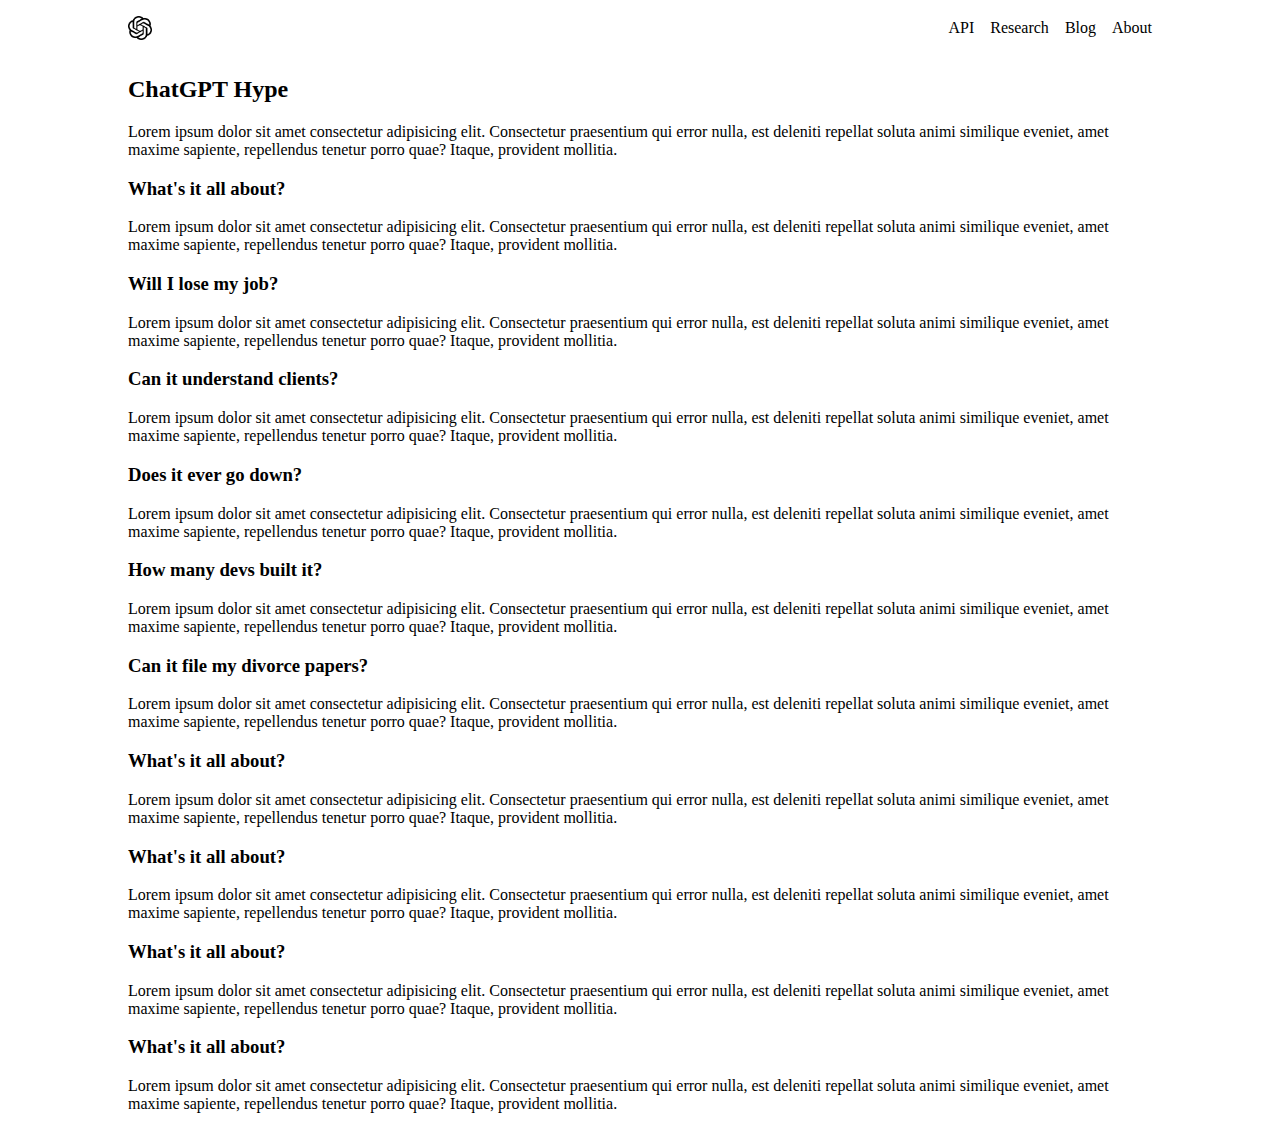
<file: navbar-1/index.html>
<!DOCTYPE html>
<html lang="en">
  <head>
    <meta charset="UTF-8" />
    <meta http-equiv="X-UA-Compatible" content="IE=edge" />
    <meta name="viewport" content="width=device-width, initial-scale=1.0" />
    <title>Navbar 1</title>
    <link rel="stylesheet" href="styles.css" />
  </head>
  <body>
    <nav id="nav">
      <div class="container flex">
        <img src="chatgpt.png" />
        <div class="links">
          <a>API</a>
          <a>Research</a>
          <a>Blog</a>
          <a>About</a>
        </div>
      </div>
    </nav>
    <div class="container">
      <h2>ChatGPT Hype</h2>
      <p>
        Lorem ipsum dolor sit amet consectetur adipisicing elit. Consectetur
        praesentium qui error nulla, est deleniti repellat soluta animi
        similique eveniet, amet maxime sapiente, repellendus tenetur porro quae?
        Itaque, provident mollitia.
      </p>
      <h3>What's it all about?</h3>
      <p>
        Lorem ipsum dolor sit amet consectetur adipisicing elit. Consectetur
        praesentium qui error nulla, est deleniti repellat soluta animi
        similique eveniet, amet maxime sapiente, repellendus tenetur porro quae?
        Itaque, provident mollitia.
      </p>
      <h3>Will I lose my job?</h3>
      <p>
        Lorem ipsum dolor sit amet consectetur adipisicing elit. Consectetur
        praesentium qui error nulla, est deleniti repellat soluta animi
        similique eveniet, amet maxime sapiente, repellendus tenetur porro quae?
        Itaque, provident mollitia.
      </p>
      <h3>Can it understand clients?</h3>
      <p>
        Lorem ipsum dolor sit amet consectetur adipisicing elit. Consectetur
        praesentium qui error nulla, est deleniti repellat soluta animi
        similique eveniet, amet maxime sapiente, repellendus tenetur porro quae?
        Itaque, provident mollitia.
      </p>
      <h3>Does it ever go down?</h3>
      <p>
        Lorem ipsum dolor sit amet consectetur adipisicing elit. Consectetur
        praesentium qui error nulla, est deleniti repellat soluta animi
        similique eveniet, amet maxime sapiente, repellendus tenetur porro quae?
        Itaque, provident mollitia.
      </p>
      <h3>How many devs built it?</h3>
      <p>
        Lorem ipsum dolor sit amet consectetur adipisicing elit. Consectetur
        praesentium qui error nulla, est deleniti repellat soluta animi
        similique eveniet, amet maxime sapiente, repellendus tenetur porro quae?
        Itaque, provident mollitia.
      </p>
      <h3>Can it file my divorce papers?</h3>
      <p>
        Lorem ipsum dolor sit amet consectetur adipisicing elit. Consectetur
        praesentium qui error nulla, est deleniti repellat soluta animi
        similique eveniet, amet maxime sapiente, repellendus tenetur porro quae?
        Itaque, provident mollitia.
      </p>
      <h3>What's it all about?</h3>
      <p>
        Lorem ipsum dolor sit amet consectetur adipisicing elit. Consectetur
        praesentium qui error nulla, est deleniti repellat soluta animi
        similique eveniet, amet maxime sapiente, repellendus tenetur porro quae?
        Itaque, provident mollitia.
      </p>
      <h3>What's it all about?</h3>
      <p>
        Lorem ipsum dolor sit amet consectetur adipisicing elit. Consectetur
        praesentium qui error nulla, est deleniti repellat soluta animi
        similique eveniet, amet maxime sapiente, repellendus tenetur porro quae?
        Itaque, provident mollitia.
      </p>
      <h3>What's it all about?</h3>
      <p>
        Lorem ipsum dolor sit amet consectetur adipisicing elit. Consectetur
        praesentium qui error nulla, est deleniti repellat soluta animi
        similique eveniet, amet maxime sapiente, repellendus tenetur porro quae?
        Itaque, provident mollitia.
      </p>
      <h3>What's it all about?</h3>
      <p>
        Lorem ipsum dolor sit amet consectetur adipisicing elit. Consectetur
        praesentium qui error nulla, est deleniti repellat soluta animi
        similique eveniet, amet maxime sapiente, repellendus tenetur porro quae?
        Itaque, provident mollitia.
      </p>
    </div>
    <script src="main.js"></script>
  </body>
</html>
</file>
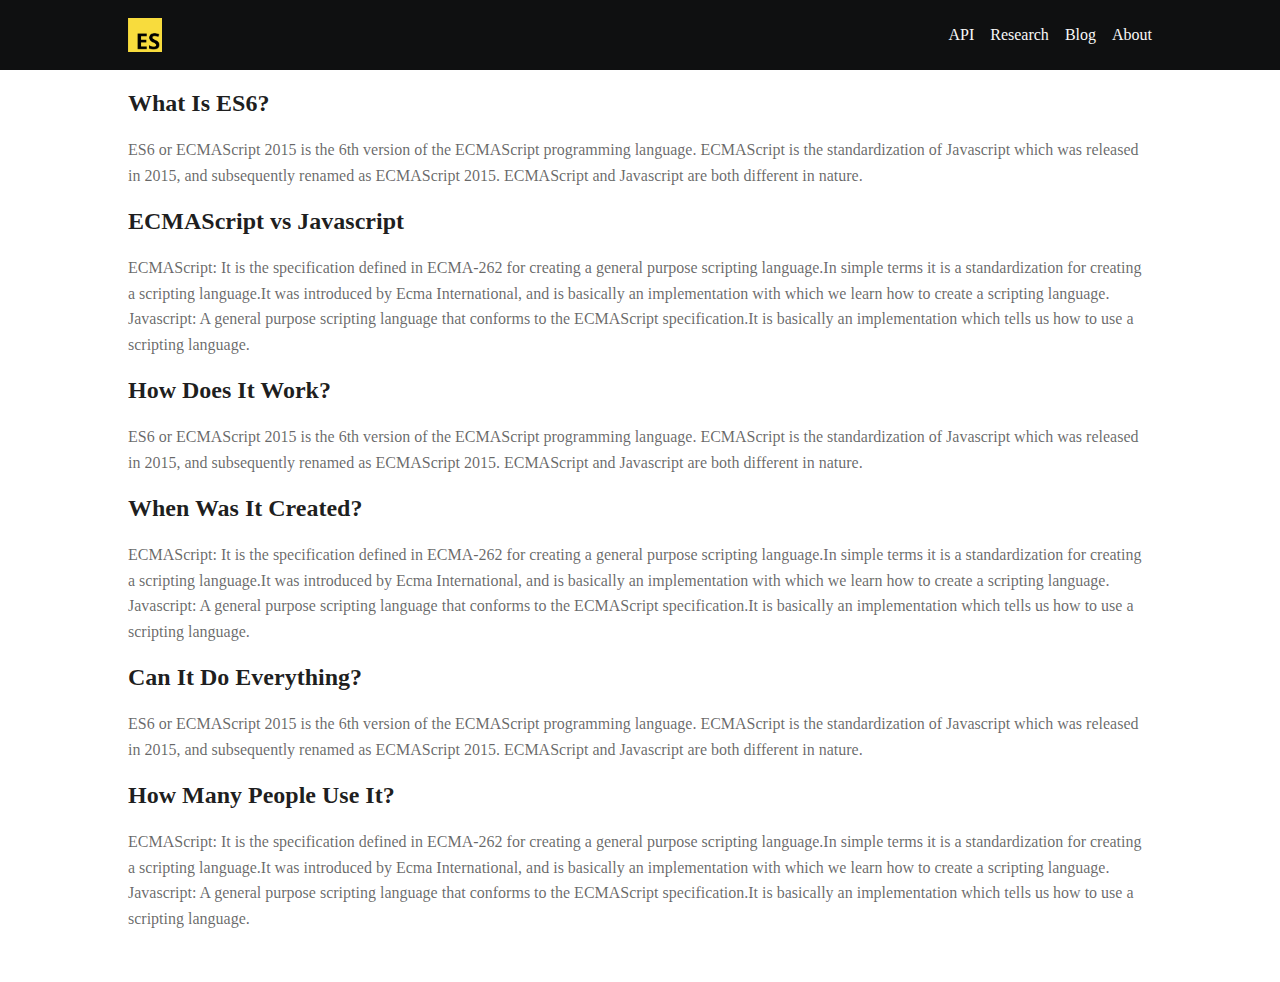
<file: navbar-2/index.html>
<!DOCTYPE html>
<html lang="en">
  <head>
    <meta charset="UTF-8" />
    <meta http-equiv="X-UA-Compatible" content="IE=edge" />
    <meta name="viewport" content="width=device-width, initial-scale=1.0" />
    <title>Navbar 1</title>
    <link rel="stylesheet" href="styles.css" />
  </head>
  <body>
    <nav id="nav">
      <div class="container flex">
        <img src="es6.png" />
        <div class="links">
          <a>API</a>
          <a>Research</a>
          <a>Blog</a>
          <a>About</a>
        </div>
      </div>
    </nav>
    <div class="page">
      <div class="container">
        <h2>What Is ES6?</h2>
        <p>
          ES6 or ECMAScript 2015 is the 6th version of the ECMAScript
          programming language. ECMAScript is the standardization of Javascript
          which was released in 2015, and subsequently renamed as ECMAScript
          2015. ECMAScript and Javascript are both different in nature.
        </p>
        <h2>ECMAScript vs Javascript</h2>
        <p>
          ECMAScript: It is the specification defined in ECMA-262 for creating a
          general purpose scripting language.In simple terms it is a
          standardization for creating a scripting language.It was introduced by
          Ecma International, and is basically an implementation with which we
          learn how to create a scripting language. Javascript: A general
          purpose scripting language that conforms to the ECMAScript
          specification.It is basically an implementation which tells us how to
          use a scripting language.
        </p>
        <h2>How Does It Work?</h2>
        <p>
          ES6 or ECMAScript 2015 is the 6th version of the ECMAScript
          programming language. ECMAScript is the standardization of Javascript
          which was released in 2015, and subsequently renamed as ECMAScript
          2015. ECMAScript and Javascript are both different in nature.
        </p>
        <h2>When Was It Created?</h2>
        <p>
          ECMAScript: It is the specification defined in ECMA-262 for creating a
          general purpose scripting language.In simple terms it is a
          standardization for creating a scripting language.It was introduced by
          Ecma International, and is basically an implementation with which we
          learn how to create a scripting language. Javascript: A general
          purpose scripting language that conforms to the ECMAScript
          specification.It is basically an implementation which tells us how to
          use a scripting language.
        </p>
        <h2>Can It Do Everything?</h2>
        <p>
          ES6 or ECMAScript 2015 is the 6th version of the ECMAScript
          programming language. ECMAScript is the standardization of Javascript
          which was released in 2015, and subsequently renamed as ECMAScript
          2015. ECMAScript and Javascript are both different in nature.
        </p>
        <h2>How Many People Use It?</h2>
        <p>
          ECMAScript: It is the specification defined in ECMA-262 for creating a
          general purpose scripting language.In simple terms it is a
          standardization for creating a scripting language.It was introduced by
          Ecma International, and is basically an implementation with which we
          learn how to create a scripting language. Javascript: A general
          purpose scripting language that conforms to the ECMAScript
          specification.It is basically an implementation which tells us how to
          use a scripting language.
        </p>
      </div>
    </div>
    <script src="main.js"></script>
  </body>
</html>
</file>
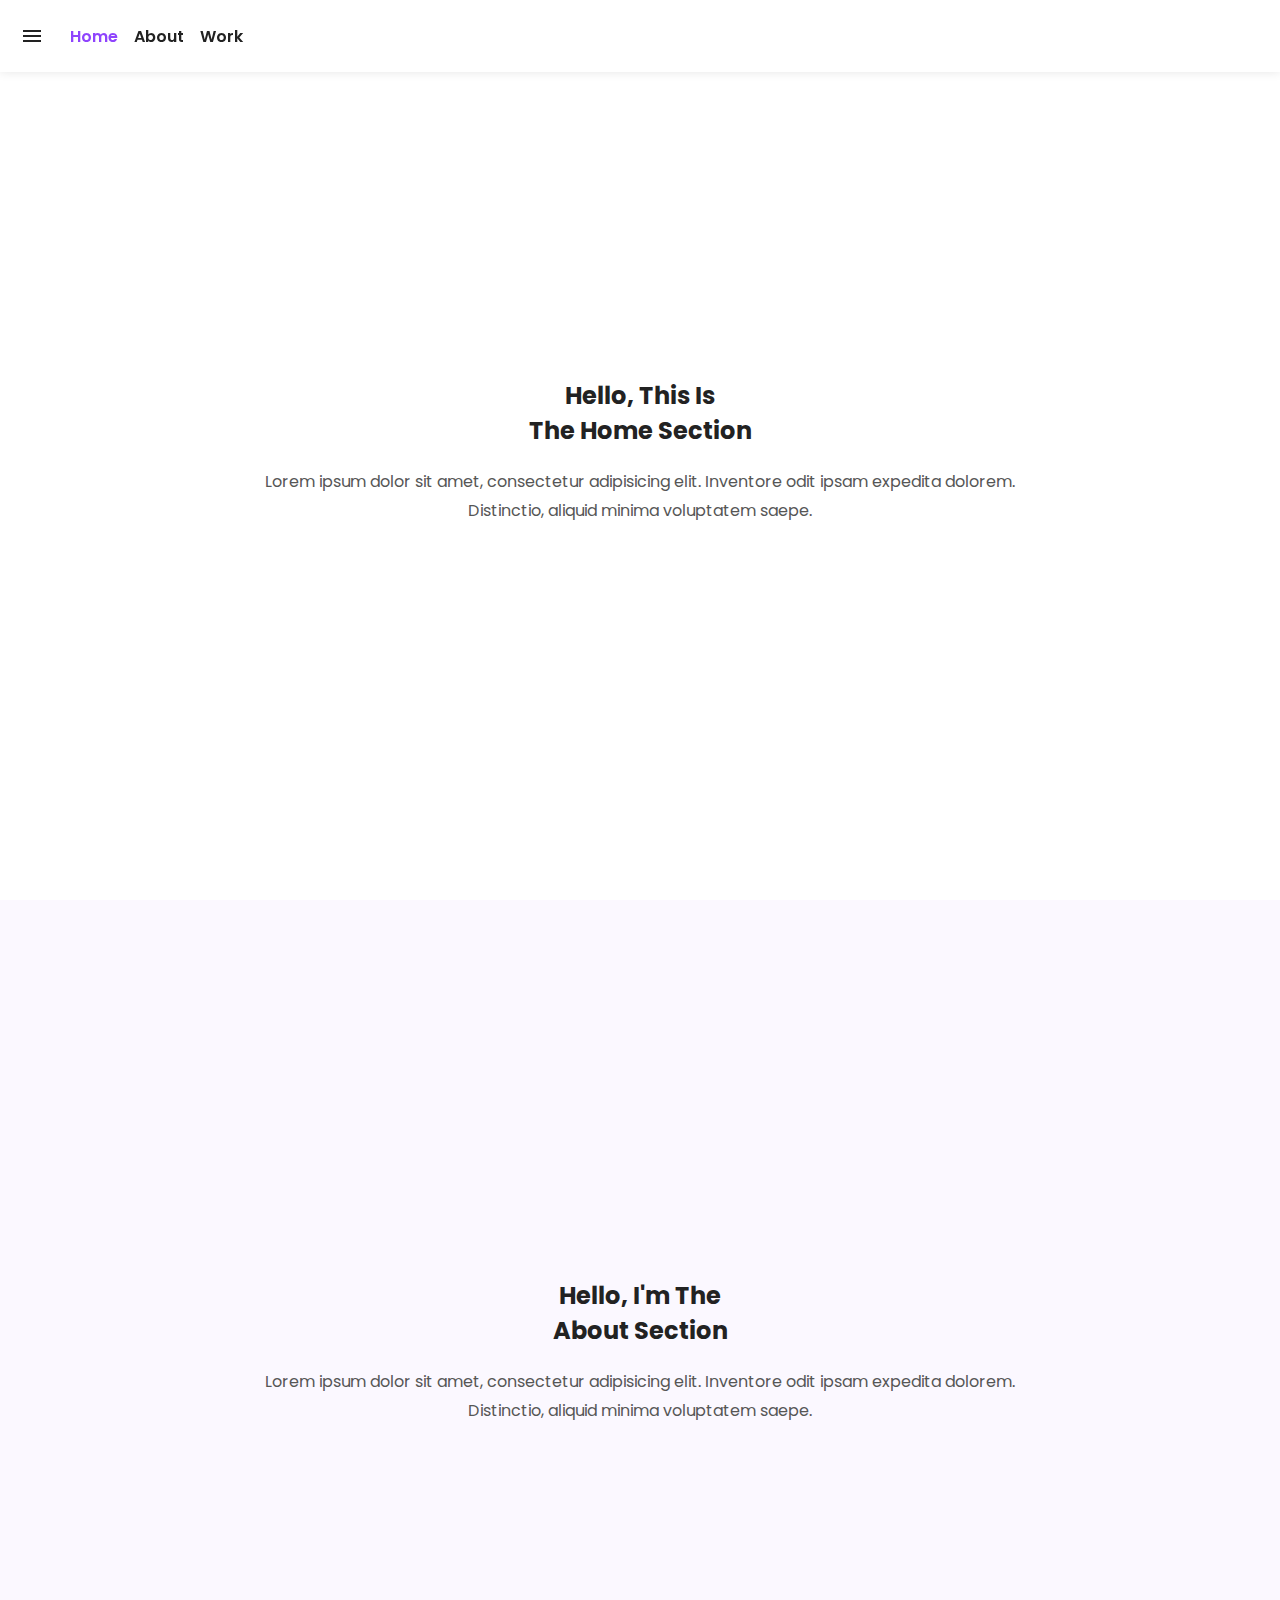
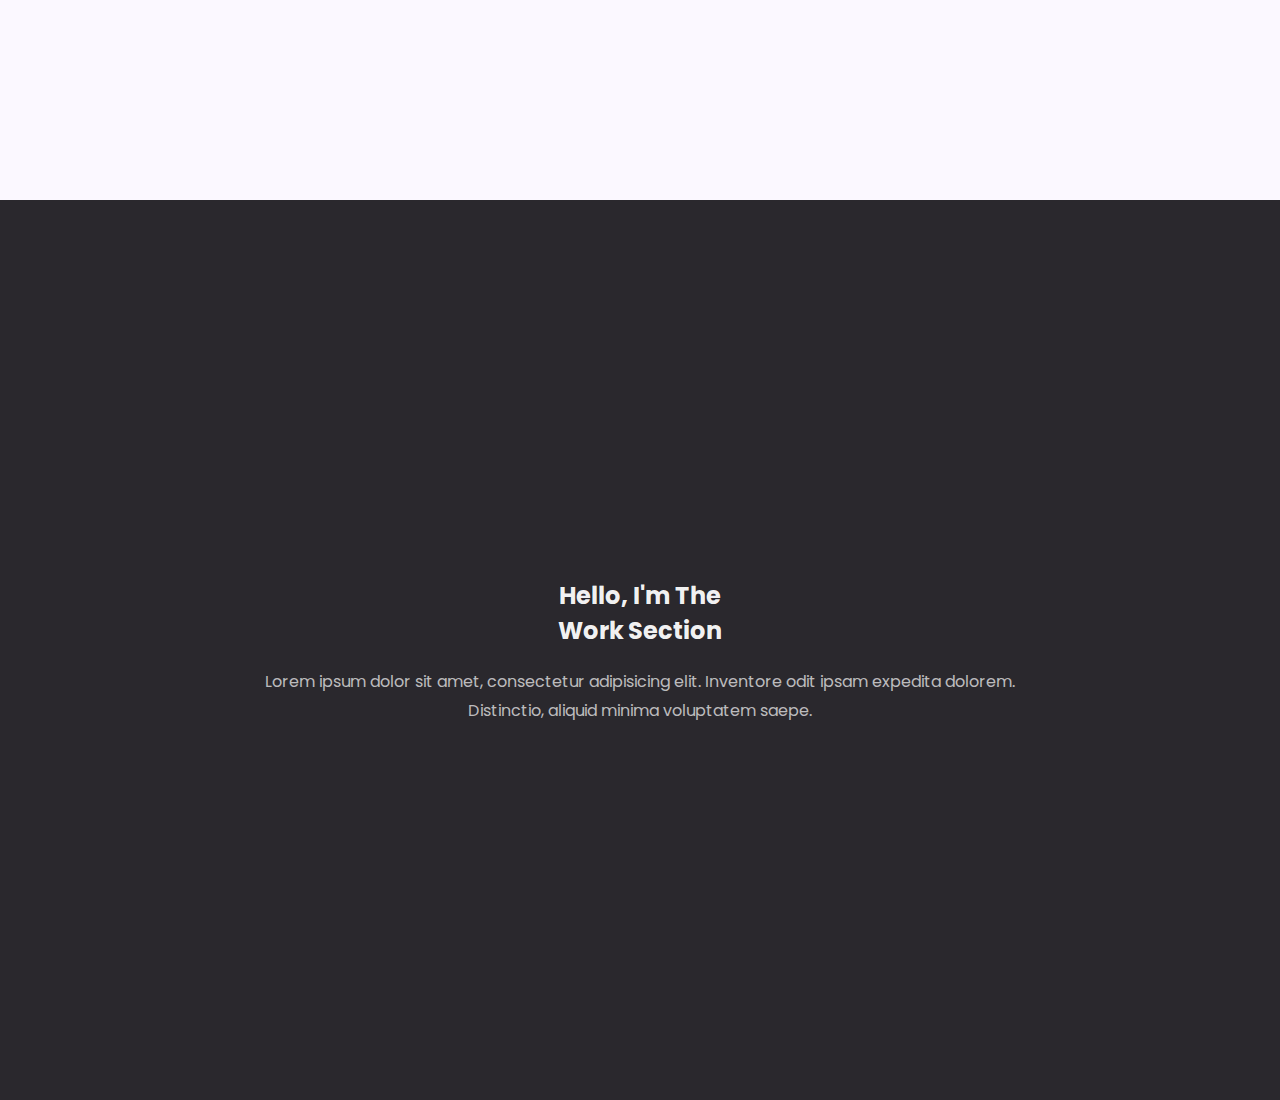
<file: navbar-3/index.html>
<!DOCTYPE html>
<html lang="en">
  <head>
    <meta charset="UTF-8" />
    <meta http-equiv="X-UA-Compatible" content="IE=edge" />
    <meta name="viewport" content="width=device-width, initial-scale=1.0" />
    <title>Scroll Spy</title>
    <link rel="stylesheet" href="styles.css" />
    <link rel="preconnect" href="https://fonts.googleapis.com" />
    <link rel="preconnect" href="https://fonts.gstatic.com" crossorigin />
    <link
      href="https://fonts.googleapis.com/css2?family=Poppins:wght@400;500;600&display=swap"
      rel="stylesheet"
    />
    <link
      rel="stylesheet"
      href="https://fonts.googleapis.com/css2?family=Material+Symbols+Outlined:opsz,wght,FILL,GRAD@48,700,0,0"
    />
  </head>
  <body>
    <nav id="navbar" class="navbar">
      <span class="material-symbols-outlined"> menu </span>
      <a data-scroll="home" href="#home" class="active"> Home </a>
      <a data-scroll="about" href="#about"> About </a>
      <a data-scroll="work" href="#work"> Work </a>
    </nav>

    <section id="home" class="section">
      <div class="container">
        <div class="content-wrapper text-center">
          <div class="content">
            <h2>Hello, This Is <br />The Home Section</h2>
            <p>
              Lorem ipsum dolor sit amet, consectetur adipisicing elit.
              Inventore odit ipsam expedita dolorem.<br />
              Distinctio, aliquid minima voluptatem saepe.
            </p>
          </div>
        </div>
      </div>
    </section>

    <section id="about" class="section">
      <div class="container">
        <div class="content-wrapper text-center">
          <div class="content">
            <h2>Hello, I'm The <br />About Section</h2>
            <p>
              Lorem ipsum dolor sit amet, consectetur adipisicing elit.
              Inventore odit ipsam expedita dolorem.<br />
              Distinctio, aliquid minima voluptatem saepe.
            </p>
          </div>
        </div>
      </div>
    </section>

    <section id="work" class="section">
      <div class="container">
        <div class="content-wrapper text-center">
          <div class="content">
            <h2>Hello, I'm The <br />Work Section</h2>
            <p>
              Lorem ipsum dolor sit amet, consectetur adipisicing elit.
              Inventore odit ipsam expedita dolorem.<br />
              Distinctio, aliquid minima voluptatem saepe.
            </p>
          </div>
        </div>
      </div>
    </section>

    <script src="main.js"></script>
  </body>
</html>
</file>
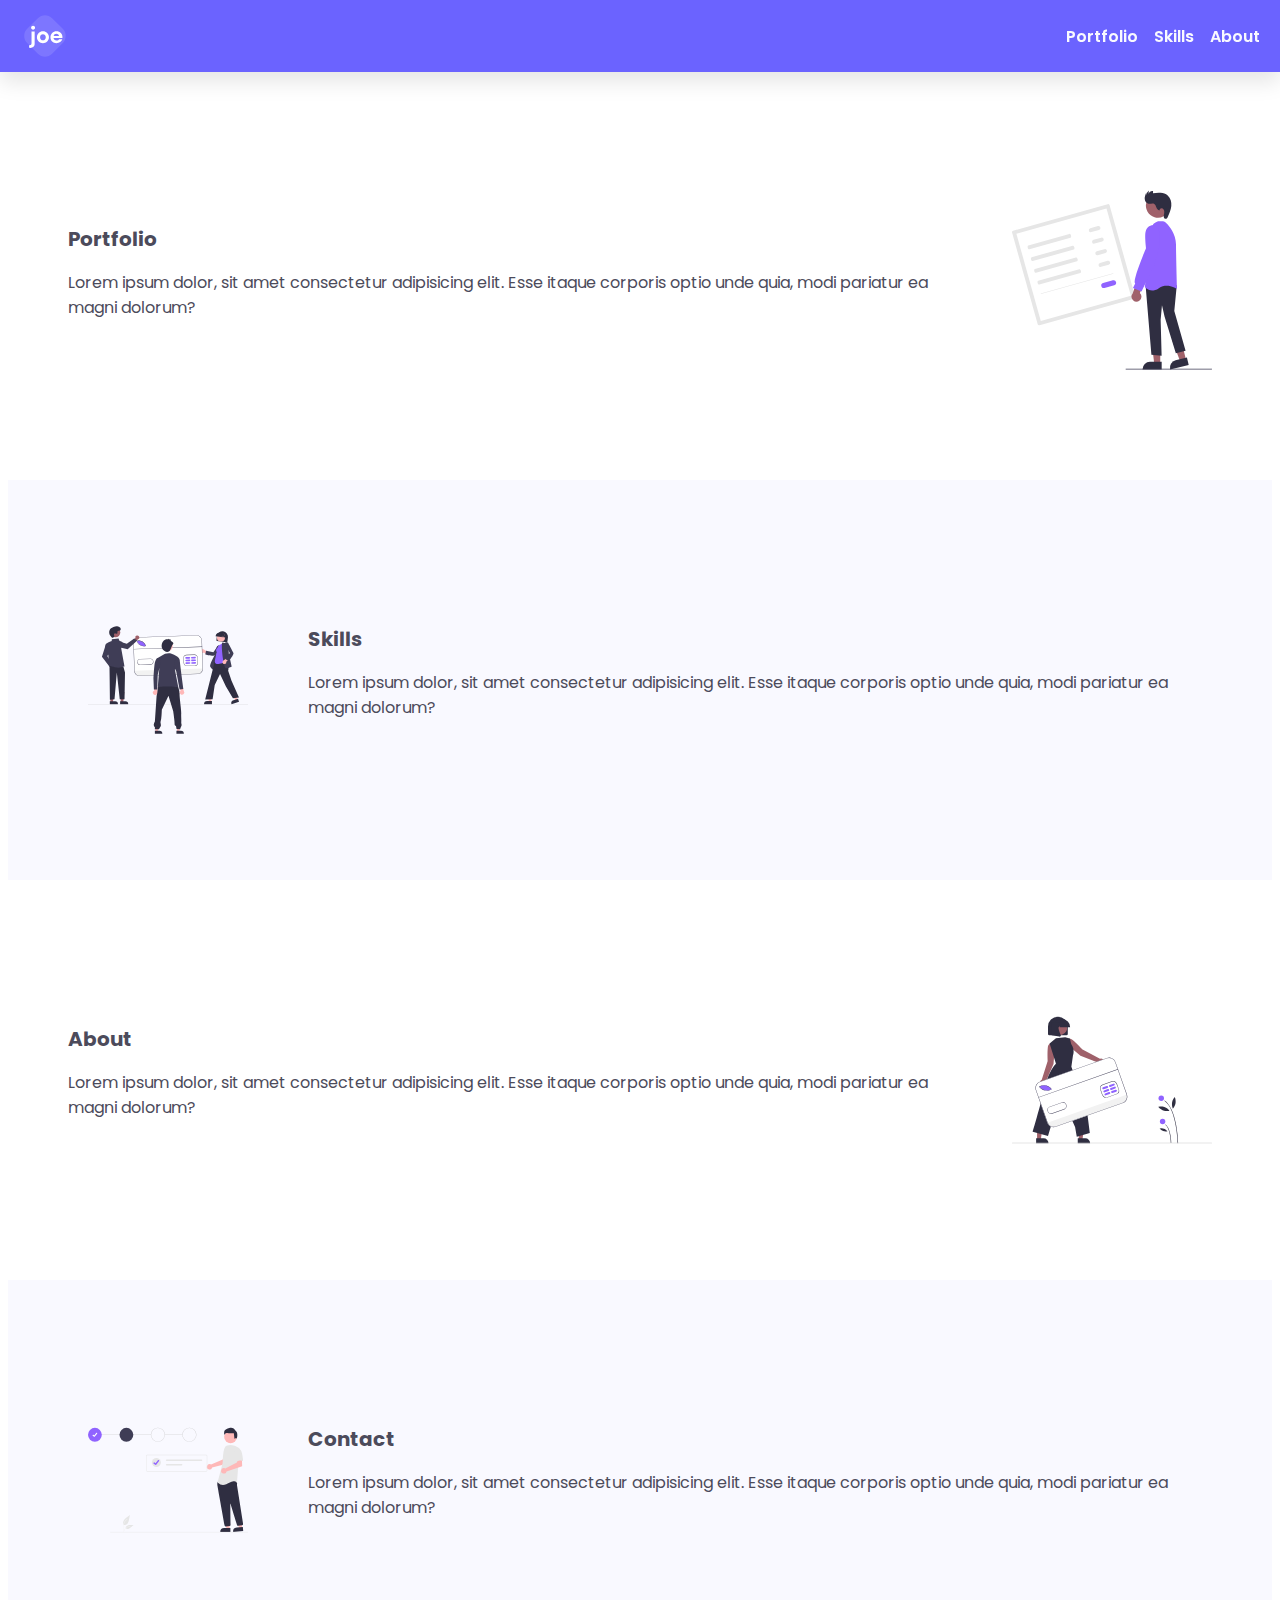
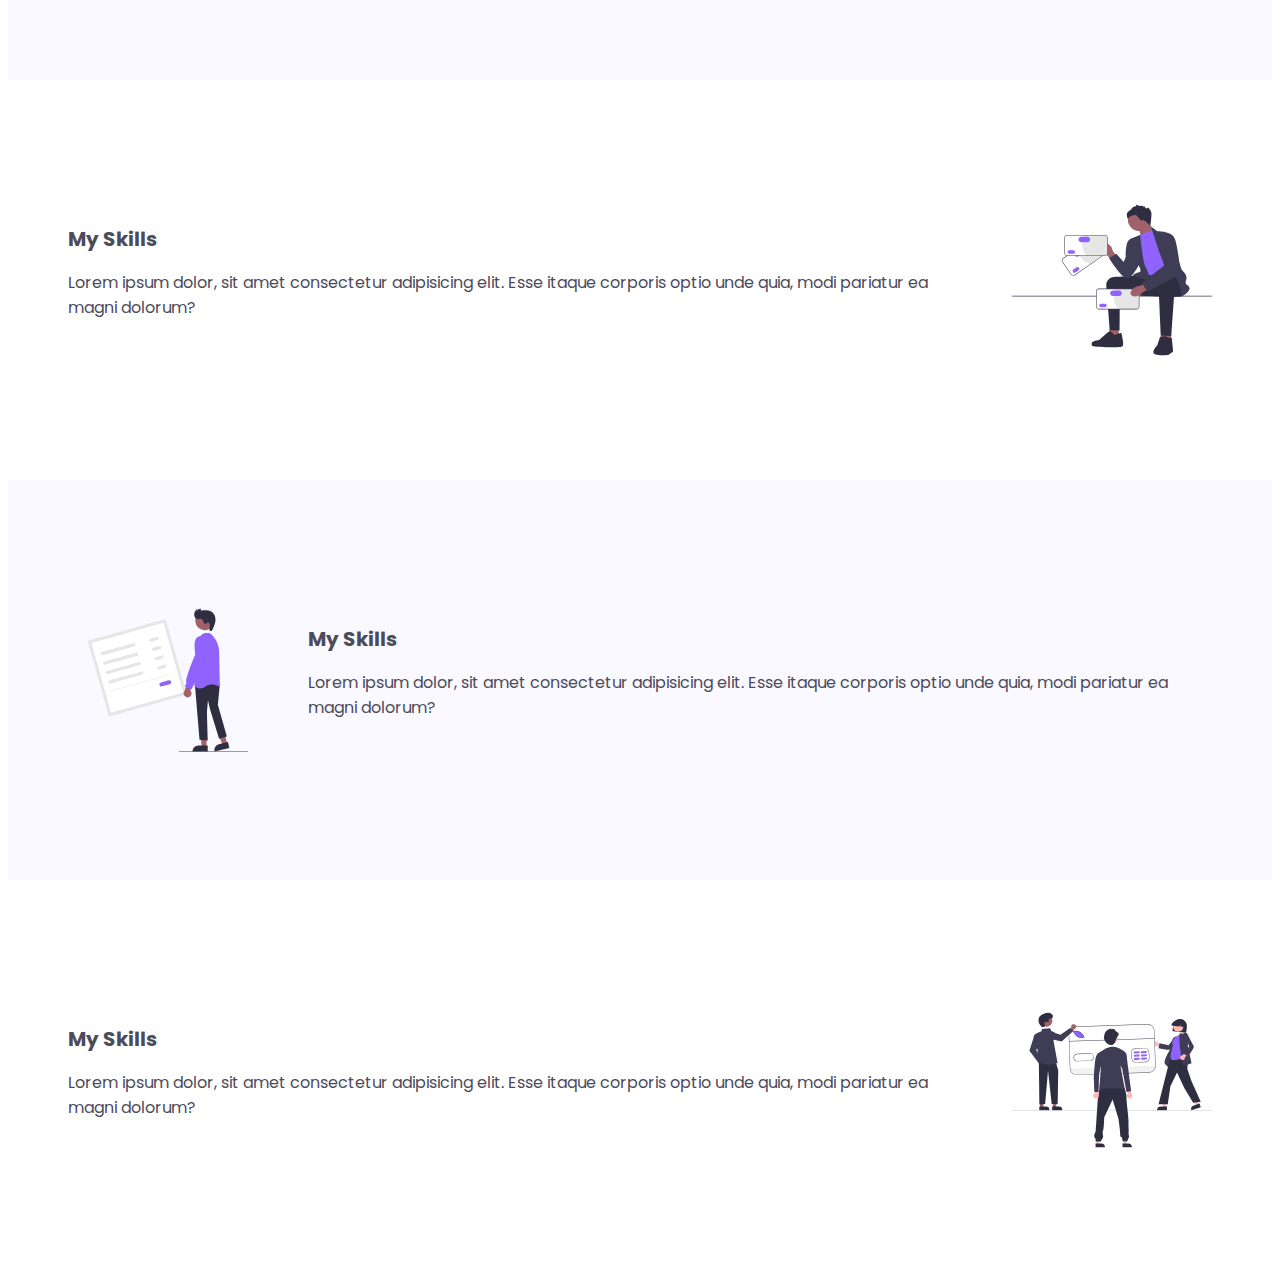
<file: navbar-4/index.html>
<!DOCTYPE html>
<html lang="en">
  <head>
    <meta charset="UTF-8" />
    <meta http-equiv="X-UA-Compatible" content="IE=edge" />
    <meta name="viewport" content="width=device-width, initial-scale=1.0" />
    <title>Scroll Spy</title>
    <link rel="stylesheet" href="styles.css" />
    <link rel="preconnect" href="https://fonts.googleapis.com" />
    <link rel="preconnect" href="https://fonts.gstatic.com" crossorigin />
    <link
      href="https://fonts.googleapis.com/css2?family=Poppins:wght@400;500;600&display=swap"
      rel="stylesheet"
    />
    <link
      rel="stylesheet"
      href="https://fonts.googleapis.com/css2?family=Material+Symbols+Outlined:opsz,wght,FILL,GRAD@48,700,0,0"
    />
  </head>
  <body>
    <nav class="navbar visible" id="navbar">
      <img src="logo.svg" />
      <div class="nav-items">
        <a href="#">Portfolio</a>
        <a href="#">Skills</a>
        <a href="#">About</a>
      </div>
    </nav>
    <section>
      <div>
        <h2>Portfolio</h2>
        <p>
          Lorem ipsum dolor, sit amet consectetur adipisicing elit. Esse itaque
          corporis optio unde quia, modi pariatur ea magni dolorum?
        </p>
      </div>
      <img src="6.svg" />
    </section>
    <section class="shaded">
      <img src="1.svg" />
      <div>
        <h2>Skills</h2>
        <p>
          Lorem ipsum dolor, sit amet consectetur adipisicing elit. Esse itaque
          corporis optio unde quia, modi pariatur ea magni dolorum?
        </p>
      </div>
    </section>
    <section>
      <div>
        <h2>About</h2>
        <p>
          Lorem ipsum dolor, sit amet consectetur adipisicing elit. Esse itaque
          corporis optio unde quia, modi pariatur ea magni dolorum?
        </p>
      </div>
      <img src="2.svg" />
    </section>
    <section class="shaded">
      <img src="3.svg" />
      <div>
        <h2>Contact</h2>
        <p>
          Lorem ipsum dolor, sit amet consectetur adipisicing elit. Esse itaque
          corporis optio unde quia, modi pariatur ea magni dolorum?
        </p>
      </div>
    </section>
    <section>
      <div>
        <h2>My Skills</h2>
        <p>
          Lorem ipsum dolor, sit amet consectetur adipisicing elit. Esse itaque
          corporis optio unde quia, modi pariatur ea magni dolorum?
        </p>
      </div>
      <img src="4.svg" />
    </section>
    <section class="shaded">
      <img src="6.svg" />
      <div>
        <h2>My Skills</h2>
        <p>
          Lorem ipsum dolor, sit amet consectetur adipisicing elit. Esse itaque
          corporis optio unde quia, modi pariatur ea magni dolorum?
        </p>
      </div>
    </section>
    <section>
      <div>
        <h2>My Skills</h2>
        <p>
          Lorem ipsum dolor, sit amet consectetur adipisicing elit. Esse itaque
          corporis optio unde quia, modi pariatur ea magni dolorum?
        </p>
      </div>
      <img src="1.svg" />
    </section>
    <script src="main.js"></script>
  </body>
</html>
</file>
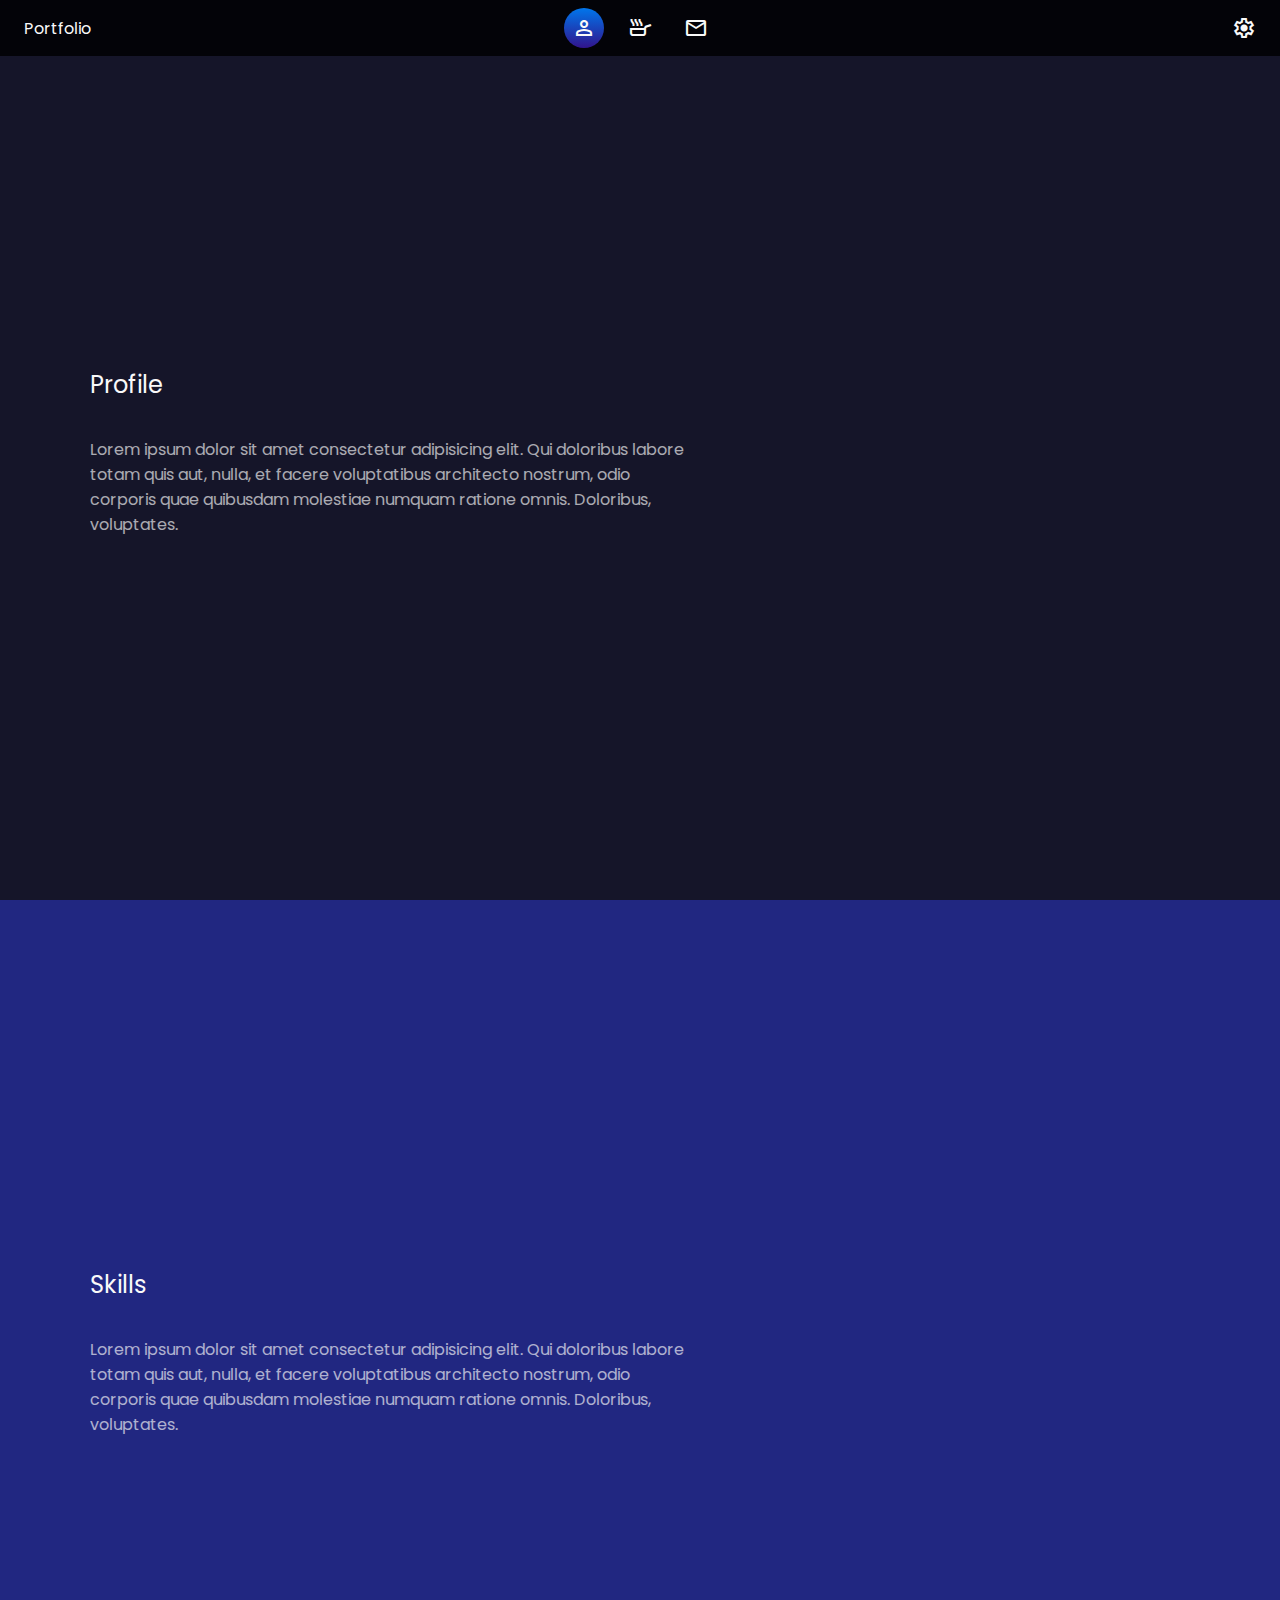
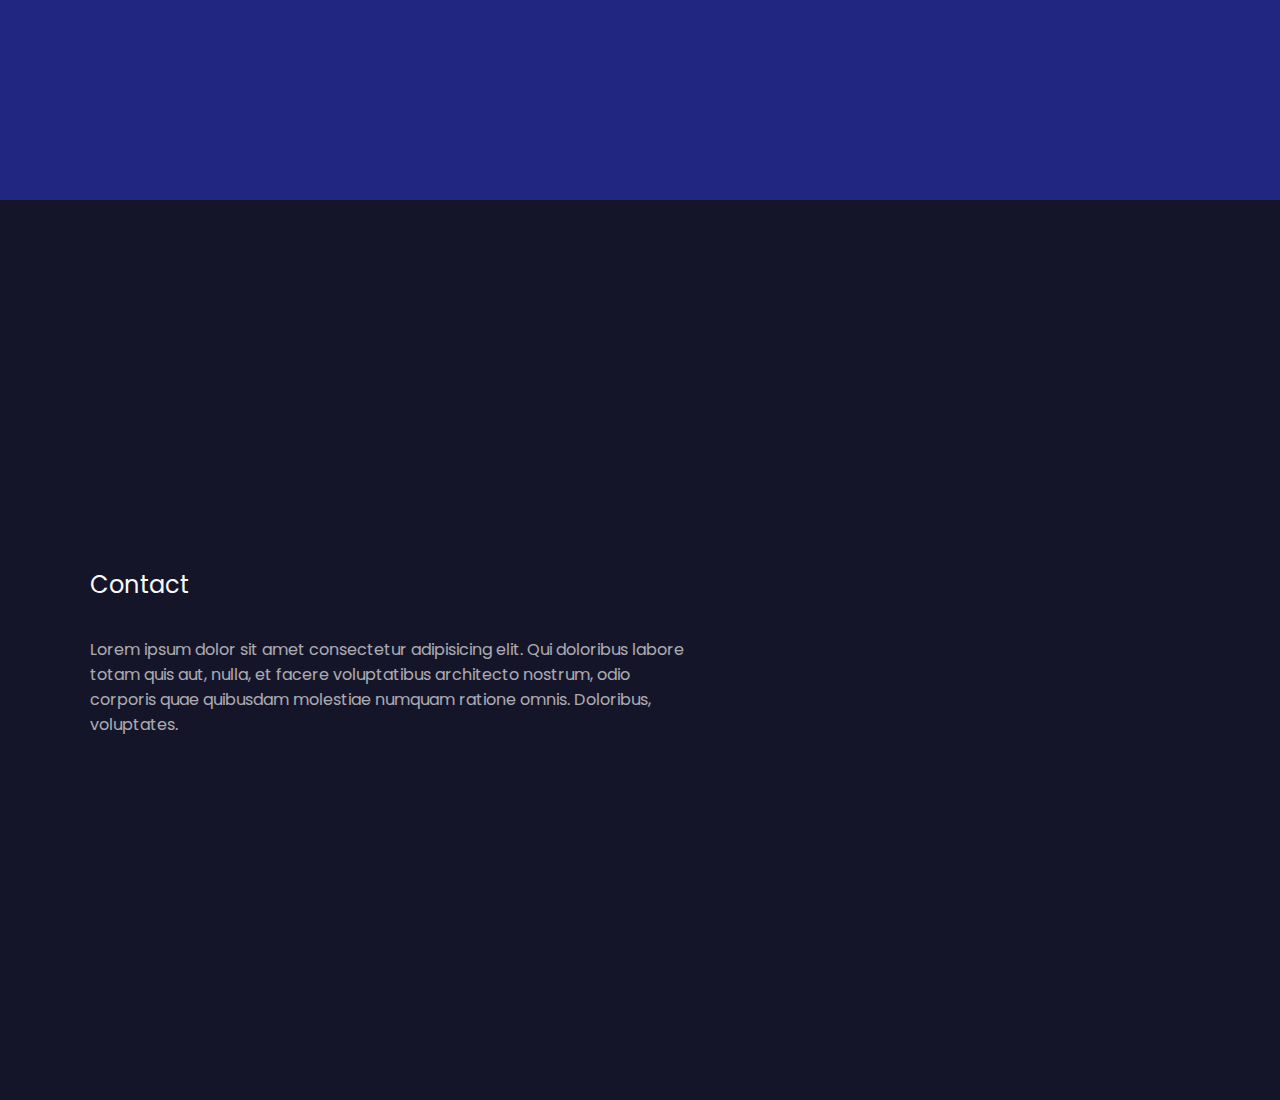
<file: navbar-5/index.html>
<!DOCTYPE html>
<html lang="en">
  <head>
    <meta charset="UTF-8" />
    <meta name="viewport" content="width=device-width, initial-scale=1.0" />
    <title>Navbar</title>
    <link rel="stylesheet" href="styles.css" />
    <link rel="preconnect" href="https://fonts.googleapis.com" />
    <link rel="preconnect" href="https://fonts.gstatic.com" crossorigin />
    <link
      href="https://fonts.googleapis.com/css2?family=Poppins:wght@400;500;600&display=swap"
      rel="stylesheet"
    />
    <link
      rel="stylesheet"
      href="https://fonts.googleapis.com/css2?family=Material+Symbols+Outlined:opsz,wght,FILL,GRAD@24,400,1,0"
    />
  </head>
  <body>
    <nav>
      <h1 class="end">Portfolio</h1>
      <div class="nav-items">
        <span class="background" id="background"></span>
        <a href="#profile">
          <span class="material-symbols-outlined">person</span>
        </a>
        <a href="#skills">
          <span class="material-symbols-outlined">skillet</span>
        </a>
        <a href="#contact">
          <span class="material-symbols-outlined">mail</span>
        </a>
      </div>
      <span class="end material-symbols-outlined">settings</span>
    </nav>
    <main>
      <section id="profile">
        <h2>Profile</h2>
        <p>
          Lorem ipsum dolor sit amet consectetur adipisicing elit. Qui doloribus
          labore totam quis aut, nulla, et facere voluptatibus architecto
          nostrum, odio corporis quae quibusdam molestiae numquam ratione omnis.
          Doloribus, voluptates.
        </p>
      </section>
      <section id="skills">
        <h2>Skills</h2>
        <p>
          Lorem ipsum dolor sit amet consectetur adipisicing elit. Qui doloribus
          labore totam quis aut, nulla, et facere voluptatibus architecto
          nostrum, odio corporis quae quibusdam molestiae numquam ratione omnis.
          Doloribus, voluptates.
        </p>
      </section>
      <section id="contact">
        <h2>Contact</h2>
        <p>
          Lorem ipsum dolor sit amet consectetur adipisicing elit. Qui doloribus
          labore totam quis aut, nulla, et facere voluptatibus architecto
          nostrum, odio corporis quae quibusdam molestiae numquam ratione omnis.
          Doloribus, voluptates.
        </p>
      </section>
    </main>
    <script type="text/javascript" src="main.js"></script>
  </body>
</html>
</file>
<file: navbar-1/styles.css>
body {
  margin: 0;
  padding-top: 56px;
  font-family: "Instagram Sans";
}

nav {
  position: fixed;
  top: 0;
  left: 0;
  width: 100%;
  display: flex;
  align-items: center;
  justify-content: space-between;
  width: 100%;
  height: 56px;
  background: #ffffff;
  transition: 0.3s;
}

nav.scrolled-down {
  height: 80px;
  box-shadow: 0 10px 50px rgba(0, 0, 0, 0.14);
}

nav.scrolled-down img {
  scale: 1.25;
}

.links {
  display: flex;
  gap: 16px;
}

nav img {
  width: 24px;
  height: 24px;
  transform-origin: 0% 50%;
  transition: 0.3s;
}

.container {
  margin: 0 10%;
  width: 80%;
}

.flex {
  display: flex;
  align-items: center;
  justify-content: space-between;
}
</file>
<file: navbar-2/styles.css>
body {
  margin: 0;
  font-family: "Euclid Circular A", "Poppins";
  background: #0f1011;
}

nav {
  position: sticky;
  top: -70px;
  left: 0;
  width: 100%;
  display: flex;
  align-items: center;
  justify-content: space-between;
  width: 100%;
  height: 70px;
  background: #0f1011;
  transition: 0.25s linear;
}

nav.scrolled-down {
  top: 0;
  box-shadow: 0 10px 50px rgba(0, 0, 0, 0.14);
}

.links {
  display: flex;
  gap: 16px;
}

.links a {
  color: #f8f8f8;
}

nav img {
  width: 34px;
  height: 34px;
  transform-origin: 0% 50%;
  transition: 0.3s;
}

.container {
  margin: 0 10%;
  width: 80%;
}

.flex {
  display: flex;
  align-items: center;
  justify-content: space-between;
}

h2:first-child {
  margin-top: 0;
}

h2 {
  color: rgb(0 0 0 / 88%);
}

p {
  color: rgb(0 0 0 / 60%);
  line-height: 1.6;
}

p:last-child {
  margin-bottom: 0;
  padding-bottom: 50px;
}

.page {
  padding-top: 20px;
  background: #ffffff;
}
</file>
<file: navbar-3/styles.css>
/* Global Styles */
* {
  box-sizing: border-box;
}

html {
  scroll-behavior: smooth;
}

body {
  margin: 0;
  font-family: "Euclid Circular A", "Poppins";
  background: #2a282d;
  color: #222;
}

nav {
  position: fixed;
  top: 0;
  left: 0;
  display: flex;
  align-items: center;
  gap: 16px;
  padding: 0 20px;
  width: 100%;
  height: 72px;
  background: #ffffff;
  box-shadow: 0 0 10px rgb(0 0 0 / 10%);
}

nav a {
  color: inherit;
  text-decoration: none;
  transition: 0.3s;
  font-size: 16px;
  font-weight: 600;
}

nav span {
  margin-right: 10px;
}

nav a.active {
  color: #8f44fd;
}

section {
  display: flex;
  align-items: center;
  justify-content: center;
  min-height: 100vh;
  padding: 0 15%;
  text-align: center;
}

section:nth-child(2) {
  background: #ffffff;
}

section:nth-child(3) {
  background: #fbf8ff;
}

section:nth-child(4) {
  background: #2a282d;
}

p {
  color: #565656;
  line-height: 1.8;
}

section:nth-child(4) h2 {
  color: rgb(255 255 255 / 96%);
}

section:nth-child(4) p {
  color: rgb(255 255 255 / 70%);
}
</file>
<file: navbar-4/styles.css>
body {
  color: #4c4b5b;
  font-family: "Euclid Circular A", "Poppins";
  padding-top: 72px;
}

* {
  box-sizing: border-box;
}

button,
a {
  cursor: pointer;
  transition: 0.3s;
  color: inherit;
  font-weight: 600;
}

nav {
  position: fixed;
  top: 0;
  left: 0;
  translate: 0 -72px;
  display: flex;
  align-items: center;
  justify-content: space-between;
  gap: 20px;
  padding: 0 20px;
  width: 100%;
  height: 72px;
  box-shadow: 0 10px 20px rgb(0 0 0 / 10%);
  background: #6b63ff;
  transition: 0.3s;
}

nav.visible {
  top: 0;
  translate: 0;
}

nav > img {
  width: 50px;
  height: 50px;
  border-radius: 50%;
}

.nav-items {
  display: flex;
  align-items: center;
  gap: 16px;
}

.nav-items > a {
  text-decoration: none;
  color: rgb(255 255 255 / 96%);
  height: 72px;
  display: grid;
  place-items: center;
}

.nav-items > a:hover {
  color: rgb(255 255 255 / 96%);
}

h2 {
  font-size: 20px;
  margin: 0 0 4px;
  cursor: default;
}

section {
  display: flex;
  align-items: center;
  gap: 40px;
  padding: 100px 60px;
}

section.shaded {
  background: #f9f9ff;
}

section > img {
  width: 200px;
  height: 200px;
}

section.shaded > img {
  padding: 20px;
}

section > p {
  line-height: 1.7;
}
</file>
<file: navbar-5/styles.css>
* {
  box-sizing: border-box;
}

:root {
  --button-size: 56px;
}

html {
  scroll-behavior: smooth;
}

body {
  font-family: "Euclid Circular A", "Poppins";
  background: #151529;
  color: #f9f9f9;
  margin: 0;
}

nav {
  position: fixed;
  z-index: 1;
  top: 0;
  left: 0;
  right: 0;
  background: #030308;
  padding: 0 24px;
  display: flex;
  justify-content: space-between;
  align-items: center;
}

h1,
h2 {
  font-weight: 400;
}

nav h1 {
  font-size: 16px;
}

.end {
  flex: 0 0 200px;
}

.end:last-child {
  text-align: right;
}

.nav-items {
  position: relative;
  display: flex;
  align-items: center;
  justify-content: center;
}

.background {
  position: absolute;
  z-index: -1;
  top: 0;
  left: 0;
  width: var(--button-size);
  height: var(--button-size);
  display: grid;
  place-items: center;
  transition: 0.3s;
}

.background::after {
  content: "";
  display: block;
  width: 40px;
  height: 40px;
  border-radius: 50%;
  background: linear-gradient(#0076ec, #31148c);
}

.nav-items a {
  display: grid;
  place-items: center;
  width: var(--button-size);
  height: var(--button-size);
  padding: 10px;
  color: #f9f9f9;
  text-decoration: none;
  cursor: pointer;
  user-select: none;
}

section {
  height: 100vh;
  padding: 0 90px;
  display: flex;
  justify-content: center;
  flex-direction: column;
}

section:nth-child(even) {
  background: #212781;
}

section p {
  max-width: 600px;
  opacity: 0.66;
}
</file>
